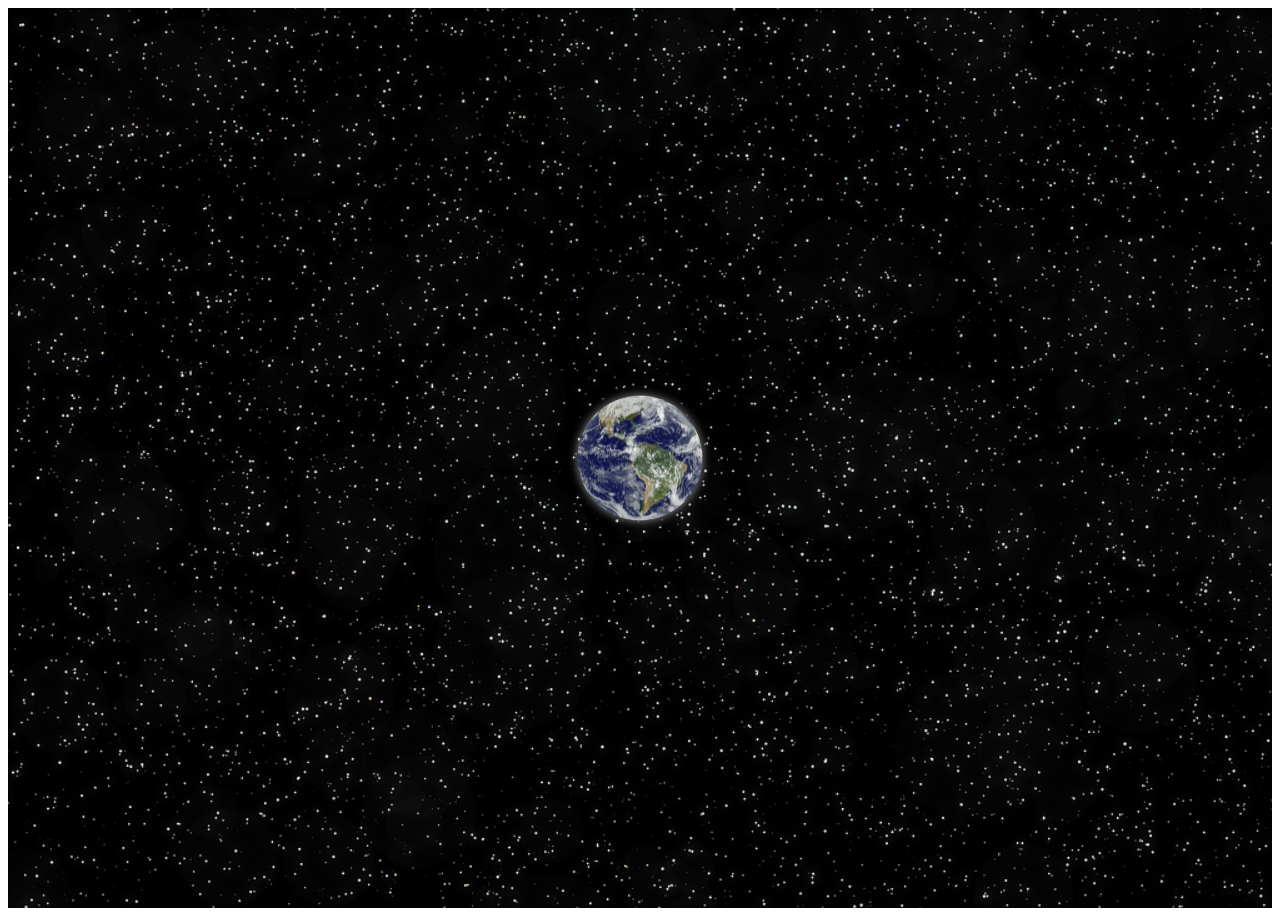
<file: index.html>
<!DOCTYPE html>
<html lang="pt-br">
<head>
    <meta charset="UTF-8">
    <meta http-equiv="X-UA-Compatible" content="IE=edge">
    <meta name="viewport" content="width=device-width, initial-scale=1.0">
    <title>Hello World!</title>
    <style>

        @import url('https://fonts.googleapis.com/css2?family=Press+Start+2P&display=swap');

        main {
            position: relative;
            height:100vh;
            background-image: url('bg-space.webp');
            background-size: cover;
        }
        section {
            position: absolute;
            top: 50%;
            left: 50%;
            height: 125px;  
            width: 125px;
            box-shadow: 0px 0px 10px rgba(245, 245, 245, 0.548);
            border-radius: 50%;
            background-image: url('terrapq.png');
            background-repeat: no-repeat;
            background-position: center center;
            transform: translate(-50%, -50%);
            transition-duration: 0.2s;

        }

     section:hover {
        height: 700px;
        width: 700px;
        background-image: url('terra.png');
        background-position: center center;
        border-radius: 50%;
        box-shadow: 0px 0px 30px whitesmoke;
        transition-duration: 0.5s;

     }
    
     section:hover > article > p {
         color: rgba(0, 0, 0, 0.63);
         text-align: center;
         text-shadow: 0px 0px 30px rgba(245, 245, 245, 0.767);
         font-size: 6em;
         font-family: 'Press Start 2P', cursive;
         transition-delay: 0.2s;
         cursor: pointer;
         
     }

     article {
         position:relative;
         color: transparent;
         margin:auto;
         text-align: center;
         font-weight: bolder;
         transition-duration: 0,6s;
        }

@media (max-width: 771px) {
    
    section:hover {
        height: 300px;
        width: 300px;
        background-image: url('terra.png');
        background-size: 114%;
        background-position: center center;
        border-radius: 50%;
        box-shadow: 0px 0px 10px whitesmoke;
        transition-duration: 0.5s;
}
section:hover > article > p {
         color: rgba(0, 0, 0, 0.63);
         text-align: center;
         text-shadow: 0px 0px 30px rgba(245, 245, 245, 0.767);
         font-size: 3em;
         padding-bottom: 40px;
         font-family: 'Press Start 2P', cursive;
         transition-delay: 0.2s;
         cursor: pointer;
}
}
    </style>
</head>
<body>
    <main>
        <section>
            <article>
                <p>Hello World</p>
            </article>
        </section>
    </main>
</body>
</html>
</file>
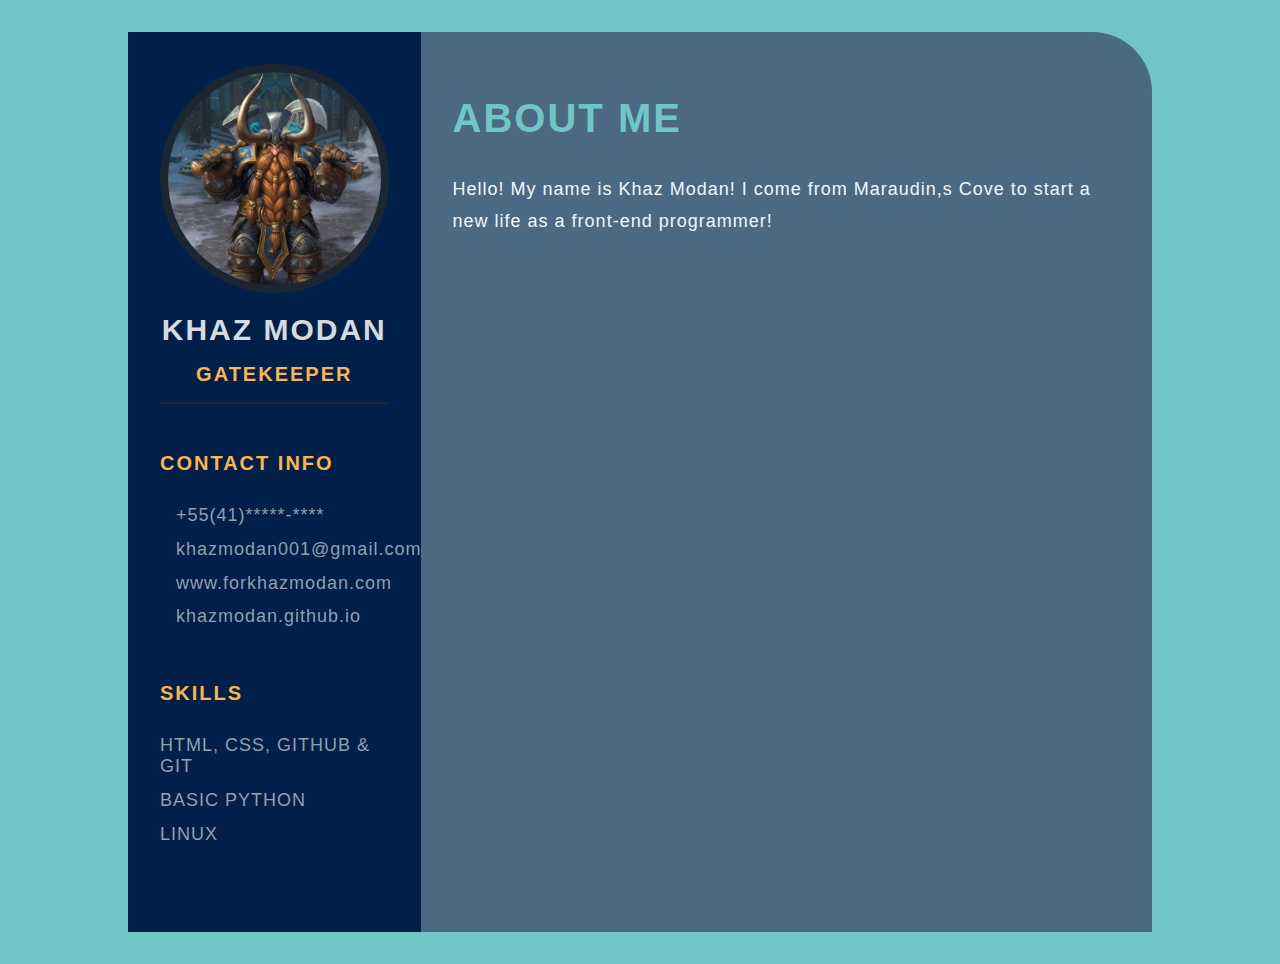
<file: Atividade 02/index.html>
<!DOCTYPE html>
<html lang="pt-br">
<head>
    <meta charset="UTF-8">
    <meta http-equiv="X-UA-Compatible" content="IE=edge">
    <meta name="viewport" content="width=device-width, initial-scale=1.0">
    <title>Khaz Modan CV</title>
    <link rel="stylesheet" href="style.css">
</head>
<body>
    <main class="resume-contents">
        <section class="left-section">
            <section class="left-section-contents">
                <div class="profile">
                    <img class="profile-image" src="img/khaz-modan.jpg" alt="profile-image">
                    <p class="name">Khaz Modan</p>
                    <p class="profession">GateKeeper</p>
                </div>
                <div class="contact-info">
                    <p class="left-title">Contact info</p>
                    <ul class="contact-list">
                        <li><i class="fa fa-phone"></i>+55(41)*****-****</li>
                        <li><i class="fa fa-envelope"></i>khazmodan001@gmail.com</li>
                        <li><i class="fa fa-globe"></i>www.forkhazmodan.com</li>
                        <li><i class="fa fa-github"></i>khazmodan.github.io</li>
                    </ul>
                </div>      
            <div class="skills">
                <p class="left-title">Skills</p>
                <ul>
                    <li><p>HTML, CSS, GitHub & Git</p></li>
                    <li><p>Basic Python</p></li>
                    <li><p>Linux</p></li>
                </ul>
            </div>
        </section>
        </section>
        <section class="right-section">
            <div class="right-section-contents">
                <section class="about-gap">
                    <div class="right-title">About me</div>
                        <p class="about-me-contents">Hello! My name is Khaz Modan! I come from Maraudin,s Cove to start a new life as a front-end programmer! <br>
                        </p>
                </section>
            </div>
        </section>
    </main>
</body>
</html>
</file>
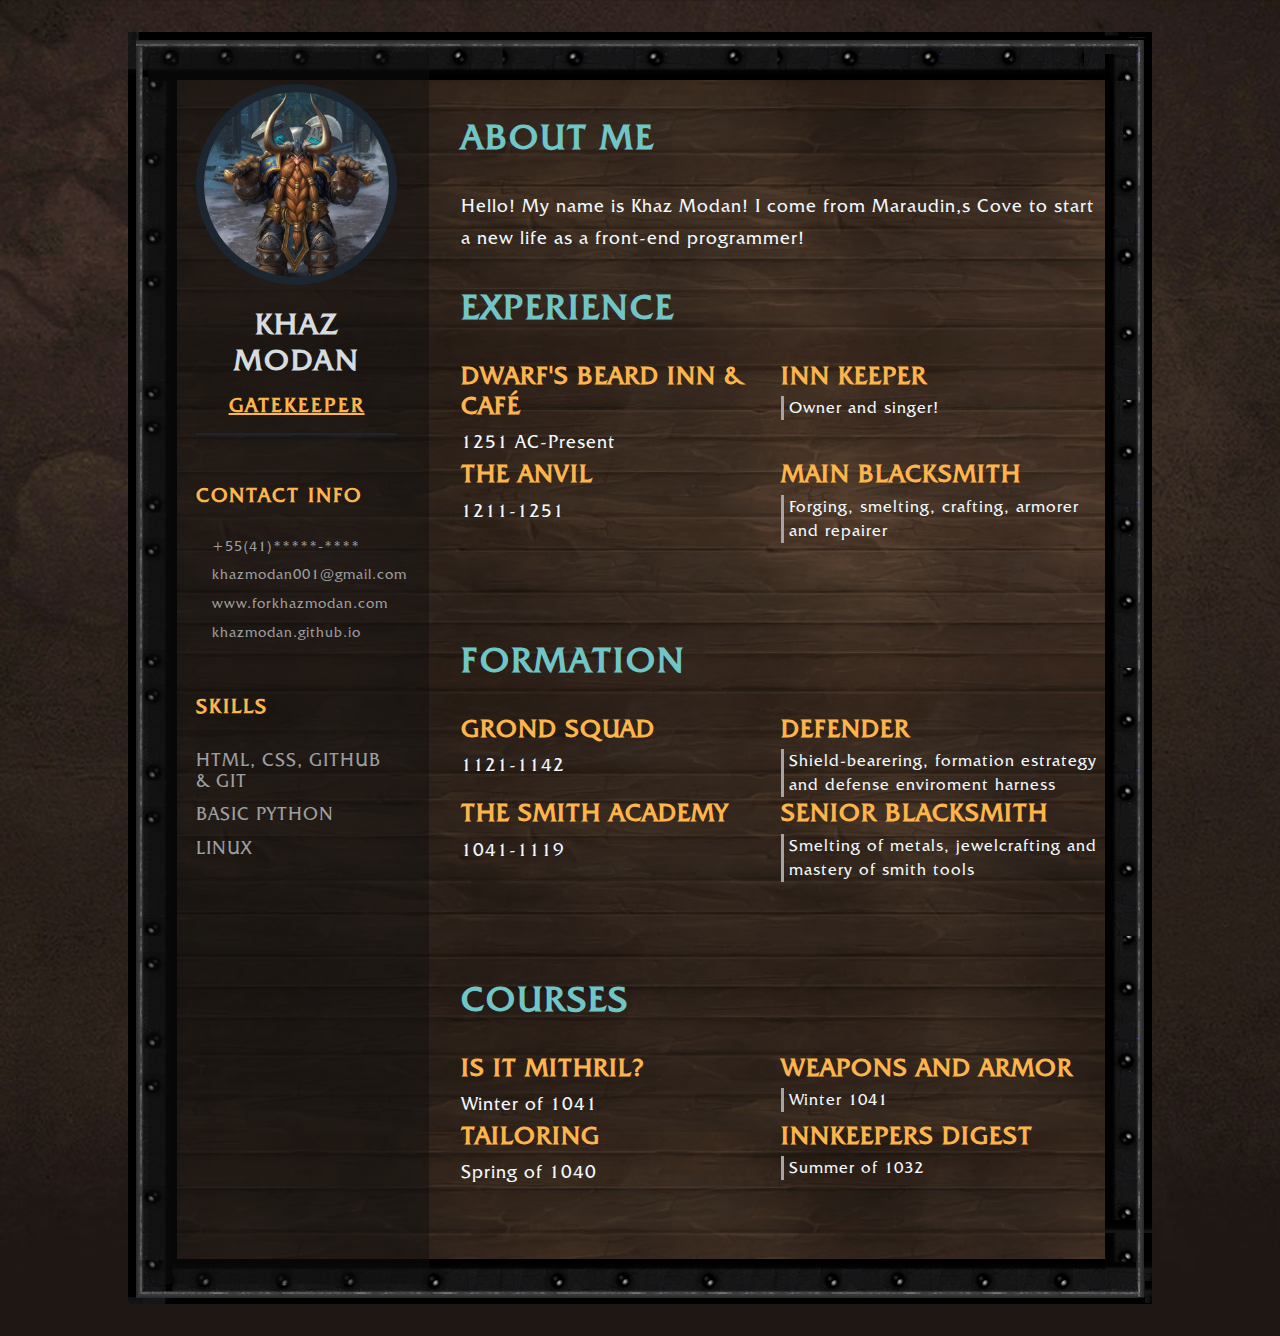
<file: Atividade-03/index.html>
<!DOCTYPE html>
<html lang="pt-br">
<head>
    <meta charset="UTF-8">
    <meta http-equiv="X-UA-Compatible" content="IE=edge">
    <meta name="viewport" content="width=device-width, initial-scale=1.0">

    <title>Khaz Modan CV</title>
    <link rel="stylesheet" href="style.css">
    <link rel="shortcut icon" href="favicon.ico" type="image/x-icon">
</head>
<body>
    <main class="resume-contents">
        <section class="left-section">
            <section class="left-section-contents">
                <div class="profile">
                    <img class="profile-image" src="img/khaz-modan.jpg" alt="profile-image">
                    <p class="name">Khaz Modan</p>
                    <p class="profession">GateKeeper</p>
                </div>
                <div class="contact-info">
                    <p class="left-title">Contact info</p>
                    <ul class="contact-list">
                        <li><i class="fa fa-phone"></i>+55(41)*****-****</li>
                        <li><i class="fa fa-envelope"></i>khazmodan001@gmail.com</li>
                        <li><i class="fa fa-globe"></i>www.forkhazmodan.com</li>
                        <li><i class="fa fa-github"></i>khazmodan.github.io</li>
                    </ul>
                </div>      
            <div class="skills">
                <p class="left-title">Skills</p>
                <ul>
                    <li><p>HTML, CSS, GitHub & Git</p></li>
                    <li><p>Basic Python</p></li>
                    <li><p>Linux</p></li>
                </ul>
            </div>
        </section>
        </section>
        <section class="right-section">
            <div class="right-section-contents">
                <section class="about-gap">
                    <div class="right-title">About me</div>
                        <p class="about-me-contents">Hello! My name is Khaz Modan! I come from Maraudin,s Cove to start a new life as a front-end programmer! <br>
                        </p>
                </section>
                <section class="experience gap">
                    <div class="right-title">Experience</div>
                    <div class="experience-contents">
                        <div class="exp-left">
                            <p class="exp-company-name">Dwarf's Beard Inn & Café</p>
                            <p class="exp-time-period">1251 AC-Present</p>
                        </div>
                        <div class="exp-right">
                            <p class="exp-position">Inn Keeper</p>
                            <p class="exp-desc">
                                Owner and singer!
                            </p>
                        </div>
                        <div class="exp-left">
                            <p class="exp-company-name">The Anvil</p>
                            <p class="exp-time-period">1211-1251</p>
                        </div>
                        <div class="exp-right">
                            <p class="exp-position">Main Blacksmith</p>
                            <p class="exp-desc">
                                Forging, smelting, crafting, armorer and repairer
                            </p>
                        </div>
                    </div>
                </section>
                <section class="education gap">
                    <div class="right-title">Formation</div>
                    <div class="education-contents">
                        <div class="education-left">
                            <p class="education-school-name">Grond Squad</p>
                            <p class="educationp-time-period">1121-1142</p>
                        </div>
                        <div class="education-right">
                            <p class="education-subject">Defender</p>
                            <p class="education-desc">
                                Shield-bearering, formation estrategy and defense enviroment harness
                            </p>
                        </div>
                        <div class="education-left">
                            <p class="education-school-name">The Smith Academy</p>
                            <p class="educationp-time-period">1041-1119</p>
                        </div>
                        <div class="education-right">
                            <p class="education-subject">Senior Blacksmith</p>
                            <p class="education-desc">Smelting of metals, jewelcrafting and mastery of smith tools
                            </p>
                        </div>
                    </div>
                </section>
                <section class="awards gap">
                    <div class="right-title">Courses</div>
                    <div class="awards-contents">
                        <div class="awards-left">
                            <p class="awards-company-name">Is it Mithril?</p>
                            <p class="awards-time-period">Winter of 1041</p>
                        </div>
                        <div class="awards-right">
                            <p class="awards-name">Weapons and armor</p>
                            <p class="awards-desc">
                                Winter 1041
                            </p>
                        </div>
                        <div class="awards-left">
                            <p class="awards-company-name">Tailoring</p>
                            <p class="awards-time-period">Spring of 1040</p>
                        </div>
                        <div class="awards-right">
                            <p class="awards-name">Innkeepers digest</p>
                            <p class="awards-desc">
                                Summer of 1032
                            </p>
                        </div>
                    </div>
                </section>
            </div>
            </section>
        </main>
    </body>
    </html>
</file>
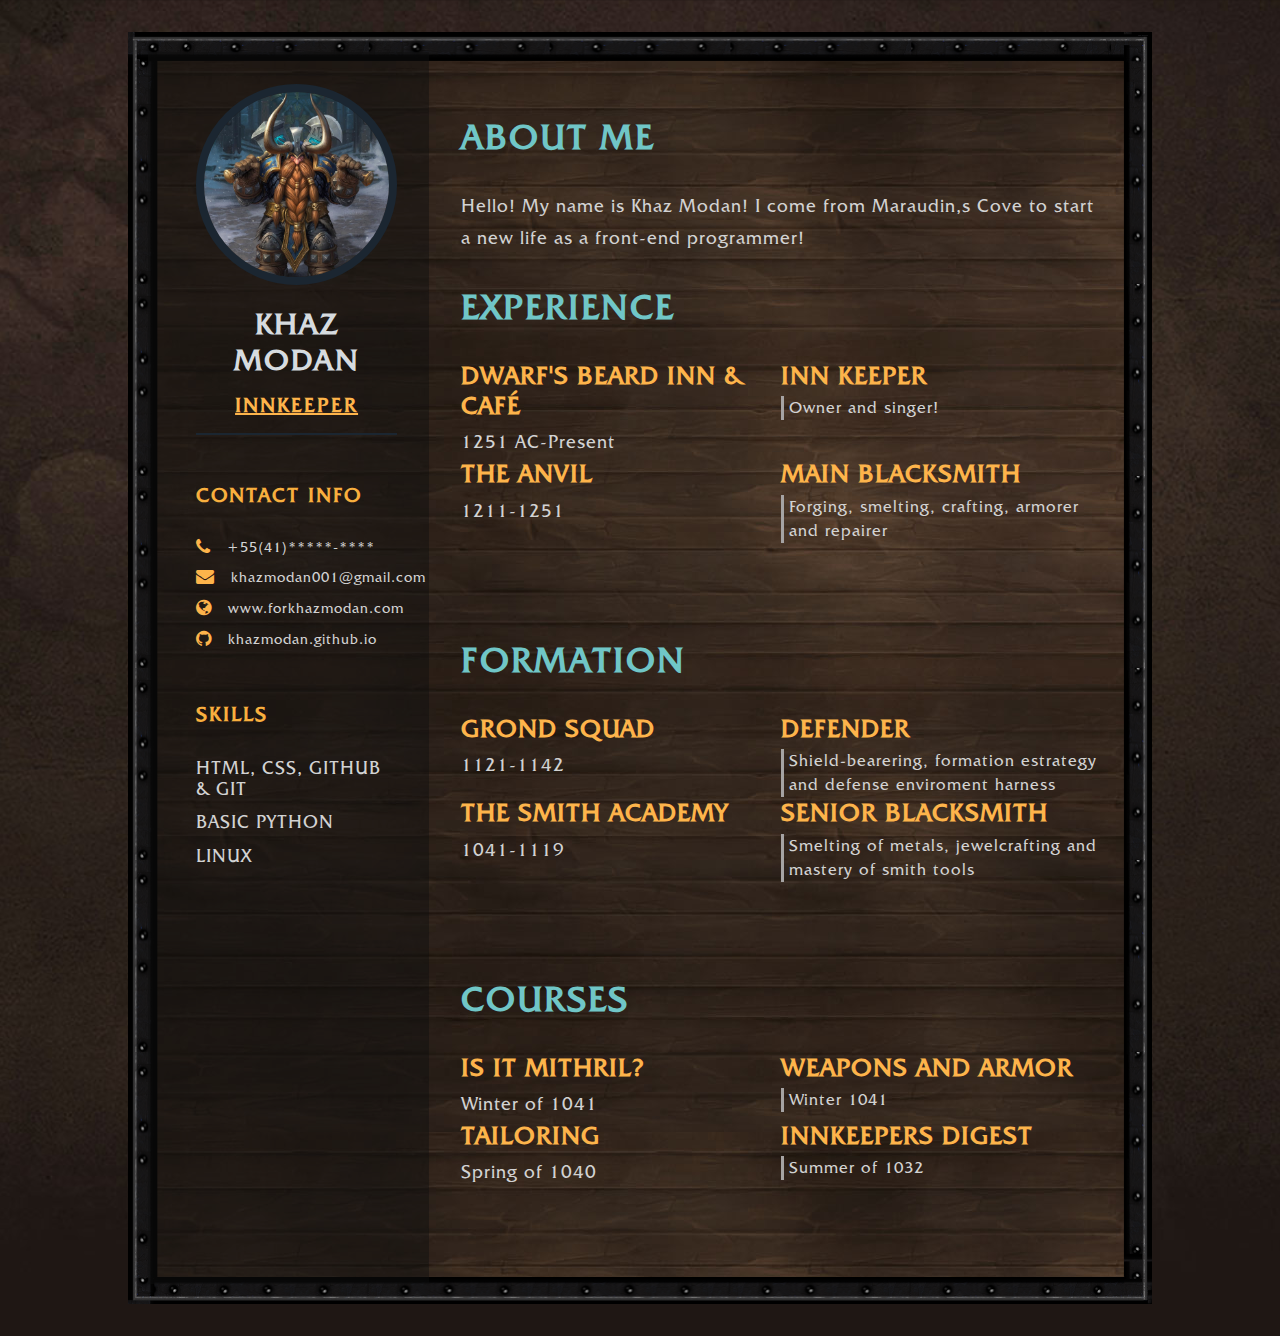
<file: Atividade-04/index.html>
<!DOCTYPE html>
<html lang="pt-br">
<head>
    <meta charset="UTF-8">
    <meta http-equiv="X-UA-Compatible" content="IE=edge">
    <meta name="viewport" content="width=device-width, initial-scale=1.0">

    <title>Khaz Modan CV</title>
    <link rel="stylesheet" href="style.css">
    <link rel="shortcut icon" href="img/favicon.ico" type="image/x-icon">
    <link rel="stylesheet" href="https://cdnjs.cloudflare.com/ajax/libs/font-awesome/4.7.0/css/font-awesome.min.css">
</head>
<body>
    <main class="resume-contents">
        <section class="left-section">
            <section class="left-section-contents">
                <div class="profile">
                    <img class="profile-image" src="img/khaz-modan.jpg" alt="profile-image">
                    <p class="name">Khaz Modan</p>
                    <p class="profession">InnKeeper</p>
                </div>
                <div class="contact-info">
                    <p class="left-title">Contact info</p>
                    <ul class="contact-list">
                        <li><i class="fa fa-phone"></i>+55(41)*****-****</li>
                        <li><i class="fa fa-envelope"></i>khazmodan001@gmail.com</li>
                        <li><i class="fa fa-globe"></i>www.forkhazmodan.com</li>
                        <li><i class="fa fa-github"></i>khazmodan.github.io</li>
                    </ul>
                </div>      
            <div class="skills">
                <p class="left-title">Skills</p>
                <ul>
                    <li><p>HTML, CSS, GitHub & Git</p></li>
                    <li><p>Basic Python</p></li>
                    <li><p>Linux</p></li>
                </ul>
            </div>
        </section>
        </section>
        <section class="right-section">
            <div class="right-section-contents">
                <section class="about-gap">
                    <div class="right-title">About me</div>
                        <p class="about-me-contents">Hello! My name is Khaz Modan! I come from Maraudin,s Cove to start a new life as a front-end programmer! <br>
                        </p>
                </section>
                <section class="experience gap">
                    <div class="right-title">Experience</div>
                    <div class="experience-contents">
                        <div class="exp-left">
                            <p class="exp-company-name">Dwarf's Beard Inn & Café</p>
                            <p class="exp-time-period">1251 AC-Present</p>
                        </div>
                        <div class="exp-right">
                            <p class="exp-position">Inn Keeper</p>
                            <p class="exp-desc">
                                Owner and singer!
                            </p>
                        </div>
                        <div class="exp-left">
                            <p class="exp-company-name">The Anvil</p>
                            <p class="exp-time-period">1211-1251</p>
                        </div>
                        <div class="exp-right">
                            <p class="exp-position">Main Blacksmith</p>
                            <p class="exp-desc">
                                Forging, smelting, crafting, armorer and repairer
                            </p>
                        </div>
                    </div>
                </section>
                <section class="education gap">
                    <div class="right-title">Formation</div>
                    <div class="education-contents">
                        <div class="education-left">
                            <p class="education-school-name">Grond Squad</p>
                            <p class="educationp-time-period">1121-1142</p>
                        </div>
                        <div class="education-right">
                            <p class="education-subject">Defender</p>
                            <p class="education-desc">
                                Shield-bearering, formation estrategy and defense enviroment harness
                            </p>
                        </div>
                        <div class="education-left">
                            <p class="education-school-name">The Smith Academy</p>
                            <p class="educationp-time-period">1041-1119</p>
                        </div>
                        <div class="education-right">
                            <p class="education-subject">Senior Blacksmith</p>
                            <p class="education-desc">Smelting of metals, jewelcrafting and mastery of smith tools
                            </p>
                        </div>
                    </div>
                </section>
                <section class="awards gap">
                    <div class="right-title">Courses</div>
                    <div class="awards-contents">
                        <div class="awards-left">
                            <p class="awards-company-name">Is it Mithril?</p>
                            <p class="awards-time-period">Winter of 1041</p>
                        </div>
                        <div class="awards-right">
                            <p class="awards-name">Weapons and armor</p>
                            <p class="awards-desc">
                                Winter 1041
                            </p>
                        </div>
                        <div class="awards-left">
                            <p class="awards-company-name">Tailoring</p>
                            <p class="awards-time-period">Spring of 1040</p>
                        </div>
                        <div class="awards-right">
                            <p class="awards-name">Innkeepers digest</p>
                            <p class="awards-desc">
                                Summer of 1032
                            </p>
                        </div>
                    </div>
                </section>
            </div>
            </section>
        </main>
    </body>
    </html>
</file>
<file: Atividade 02/style.css>
@charset "UTF-8";

* {
    margin: 0;
    padding: 0;
    box-sizing: border-box;
    list-style: none;
    font-family: 'Roboto', sans-serif;
}

body {
    background-color: #70c6c7;
}

.resume-contents {
    min-height: 100vh;
    width: 80%;
    margin: 2rem auto;
    display: grid;
    grid-template-columns: repeat(7, 1fr);
}

.left-section {
    grid-column: span 2;
    height: 100%;
    background-color: #00204A;
}

.right-section {
    grid-column: span 5;
    height: 100%;
    background-color: #4B6982;
    border-radius: 0px 60px 0px 0px;
}

.left-section-contents{
    padding: 2rem 2rem;
}

.profile {
    width: 100%;
    border-bottom: 2px solid #1B2631;
}

.profile .profile-image {
    width: 100%;
    border-radius: 50%;
    border: 8px solid #1B2631;
}

.name {
    color: #D6DBDF;
    font-size: 30px;
    letter-spacing: 2px;
    text-transform: uppercase;
    text-align: center;
    font-weight: bold;
    padding: 1rem 0;
}

.profession {
    color: #FDB44B;
    font-size: 20px;
    text-transform: uppercase;
    text-align: center;
    letter-spacing: 2px;
    font-weight: bold;
    padding-bottom: 1rem;
}

/* .contact-info { border-bottom: 2px solid #1B2631; } */
.left-title {
    color: #FDB44B;
    font-size: 20px;
    letter-spacing: 2px;
    text-transform: uppercase;
    font-weight: bold;
    display: flex;
    align-items: center;
    padding-top: 3rem;
}

.contact-info ul {
    padding-top: 1.5rem;
}

.contact-info ul li,
.references ul li {
    padding: .4rem 0;
    display: flex;
    align-items: center;
    color: #d6dbdfaf;
    letter-spacing: 1px;
    font-size: 18px;
}

.contact-info ul li i,
.references ul li i {
    padding-right: 1rem;
    font-size: 18px;
    color: #2E86C1;
}

.skills ul {
    padding-top: 1.5rem;
}
.skills ul li p {
    padding: .4rem 0;
    color: #d6dbdfaf;
    font-size: 18px;
    letter-spacing: 1px;
    display: flex;
    align-items: center;
    text-transform: uppercase;
}

.referance-name {
    padding-top: 1.5rem;
    padding-bottom: .4rem;
    font-size: 18px;
    color: #F9E79F;
    letter-spacing: 1px;
    text-transform: uppercase;
}

.referance-profession {
    font-size: 16px;
    color: #d6dbdfaf;
    letter-spacing: 1px;
    /* text-transform: uppercase; */
    padding-bottom: .4rem;
}


.right-section-contents {
    padding: 2rem 2rem;
}

.right-title {
    color: #70C6C7;
    font-size: 40px;
    letter-spacing: 2px;
    text-transform: uppercase;
    font-weight: bold;
    display: flex;
    align-items: center;
    padding: 2rem 0;
    position: relative;
}

.gap {
    padding-bottom: 2rem;
}
.about-me-contents {
    font-size: 18px;
    letter-spacing: 1px;
    line-height: 2rem;
    color: #F1F8FD;
}

.experience-contents,
.education-contents,
.awards-contents {
    display: grid;
    grid-template-columns: repeat(2, 1fr);
    padding-bottom: 2rem;
    color: #F1F8FD;
}

.exp-company-name,
.education-school-name,
.awards-company-name {
    font-size: 25px;
    font-weight: bold;
    text-transform: uppercase;
    letter-spacing: 1px;
    color: #FDB44B;
    padding-bottom: .4rem;
}

.exp-time-period,
.educationp-time-period,
.awards-time-period {
    font-size: 18px;
    letter-spacing: 1px;
    line-height: 2rem;
}

.exp-position,
.education-subject,
.awards-name {
    font-size: 25px;
    font-weight: bold;
    text-transform: uppercase;
    letter-spacing: 1px;
    color: #FDB44B;
    padding-bottom: .4rem;
}

.exp-desc,
.education-desc,
.awards-desc {
    font-size: 16px;
    letter-spacing: 1px;
    line-height: 1.5rem;
    border-left: 3px solid #a5a3a3;
    padding-left: 5px;
}

/* Media queries */
@media screen and (max-width:780px) {
    .experience-contents,
    .education-contents,
    .awards-contents {
        grid-template-columns: repeat(1, 1fr);
    }
}

@media screen and (max-width:780px) {
    .left-section {
        grid-column: span 3;
    }
    
    .right-section {
        grid-column: span 4;
    }
    
}

@media screen and (max-width:1200px) {
    .resume-contents {
        grid-template-columns: repeat(1, 1fr);
    }
}

@media screen and (max-width:390px) {
    .resume-contents {
        width: 100%;
        margin: 0 auto;
    }

    .name {
        font-size: 20px;
    }

    .profession {
        font-size: 18px;
    }

    .left-title {
        font-size: 18px;
    }

    .right-title {
        font-size: 18px;
    }

    .contact-info ul li,
    .references ul li {
        font-size: 12px;
    }

    .contact-info ul li i,
    .references ul li i {
        /* padding-right: 1rem; */
        font-size: 12px;
    }

    .skills ul li p {
        font-size: 12px;
    }

    .about-me-contents {
        font-size: 16px;
        line-height: 1.5rem;
    }

    .exp-company-name,
    .education-school-name,
    .awards-company-name {
        font-size: 18px;
    }

    .exp-time-period,
    .educationp-time-period,
    .awards-time-period {
        font-size: 16px;
    }

    .exp-position,
    .education-subject,
    .awards-name {
        font-size: 18px;
    }
}
</file>
<file: Atividade-03/style.css>
@charset "UTF-8";


@font-face {
    font-family: 'khaz';
    src: url('img/khazfont.ttf') format('truetype');
}
* {
    margin: 0;
    padding: 0;
    box-sizing: border-box;
    list-style: none;
    font-family: 'khaz', sans-serif;
}

body {
    background-image: url('img/resume-body.jpg');
    background-size: cover;
    background-position: center center;
}

.resume-contents {
    border: 20px solid black;
    border-image: url('img/main-border2.png') 20% round;
    border-image-width: auto;
    min-height: 100vh;
    width: 80%;
    margin: 2rem auto;
    display: grid;
    grid-template-columns: repeat(7, 1fr);
    background-image: url('img/resume-bg.jpg');
}

.left-section {
    background-color: rgba(15, 15, 15, 0.466);
    grid-column: span 2;
    height: 100%;
    padding-left: 1rem;
}

.right-section {
    grid-column: span 5;
    height: 100%;
}

.left-section-contents{
    padding: 2rem 2rem;
}

.profile {
    width: 100%;
    border-bottom: 2px solid #1B2631;
}

.profile .profile-image {
    width: 100%;
    border-radius: 50%;
    border: 8px solid #1B2631;
}

.name {
    color: #D6DBDF;
    font-size: 30px;
    letter-spacing: 2px;
    text-transform: uppercase;
    text-align: center;
    font-weight: bold;
    text-shadow: 0px 0px black;
    padding: 1rem 0;
}

.profession {
    color: #FDB44B;
    font-size: 20px;
    text-transform: uppercase;
    text-align: center;
    letter-spacing: 2px;
    font-weight: bold;
    padding-bottom: 1rem;
    text-decoration: underline;
}

/* .contact-info { border-bottom: 2px solid #1B2631; } */
.left-title {
    color: #FDB44B;
    font-size: 20px;
    letter-spacing: 2px;
    text-transform: uppercase;
    font-weight: bold;
    display: flex;
    align-items: center;
    padding-top: 3rem;
}

.contact-info ul {
    padding-top: 1.5rem;
}

.contact-info ul li,
.references ul li {
    padding: .4rem 0;
    display: flex;
    align-items: center;
    color: #d6dbdfaf;
    letter-spacing: 1px;
    font-size: 14px;
}

.contact-info ul li i,
.references ul li i {
    padding-right: 1rem;
    font-size: 18px;
    color: #2E86C1;
}

.skills ul {
    padding-top: 1.5rem;
}
.skills ul li p {
    padding: .4rem 0;
    color: #d6dbdfaf;
    font-size: 18px;
    letter-spacing: 1px;
    display: flex;
    align-items: center;
    text-transform: uppercase;
}

.referance-name {
    padding-top: 1.5rem;
    padding-bottom: .4rem;
    font-size: 18px;
    color: #F9E79F;
    letter-spacing: 1px;
    text-transform: uppercase;
}

.referance-profession {
    font-size: 16px;
    color: #d6dbdfaf;
    letter-spacing: 1px;
    /* text-transform: uppercase; */
    padding-bottom: .4rem;
}


.right-section-contents {
    padding: 2rem 2rem;
}

.right-title {
    color: #70C6C7;
    font-size: 35px;
    letter-spacing: 2px;
    text-transform: uppercase;
    font-weight: bold;
    display: flex;
    align-items: center;
    padding: 2rem 0;
    position: relative;
}

.gap {
    padding-bottom: 2rem;
}
.about-me-contents {
    font-size: 18px;
    letter-spacing: 1px;
    line-height: 2rem;
    color: #F1F8FD;
}

.experience-contents,
.education-contents,
.awards-contents {
    display: grid;
    grid-template-columns: repeat(2, 1fr);
    padding-bottom: 2rem;
    color: #F1F8FD;
}

.exp-company-name,
.education-school-name,
.awards-company-name {
    font-size: 25px;
    font-weight: bold;
    text-transform: uppercase;
    letter-spacing: 1px;
    color: #FDB44B;
    padding-bottom: .4rem;
}

.exp-time-period,
.educationp-time-period,
.awards-time-period {
    font-size: 18px;
    letter-spacing: 1px;
    line-height: 2rem;
}

.exp-position,
.education-subject,
.awards-name {
    font-size: 25px;
    font-weight: bold;
    text-transform: uppercase;
    letter-spacing: 1px;
    color: #FDB44B;
    padding-bottom: .4rem;
}

.exp-desc,
.education-desc,
.awards-desc {
    font-size: 16px;
    letter-spacing: 1px;
    line-height: 1.5rem;
    border-left: 3px solid #a5a3a3;
    padding-left: 5px;
}

/* Media queries */
@media screen and (max-width:780px) {
    .experience-contents,
    .education-contents,
    .awards-contents {
        grid-template-columns: repeat(1, 1fr);
    }
}

@media screen and (max-width:780px) {
    .left-section {
        grid-column: span 3;
    }
    
    .right-section {
        grid-column: span 4;
    }
    
}

@media screen and (max-width:1200px) {
    .resume-contents {
        grid-template-columns: repeat(1, 1fr);
    }
}

@media screen and (max-width:390px) {
    .resume-contents {
        width: 100%;
        margin: 0 auto;
        text-align: justify;
    }

    .name {
        font-size: 20px;
    }

    .profession {
        font-size: 18px;
    }

    .left-title {
        font-size: 14px;
    
    }

    .right-title {
        font-size: 18px;
    }

    .contact-info ul li,
    .references ul li {
        font-size: 12px;
    }

    .contact-info ul li i,
    .references ul li i {
        /* padding-right: 1rem; */
        font-size: 12px;
    }

    .skills ul li p {
        font-size: 12px;
    }

    .about-me-contents {
        font-size: 16px;
        line-height: 1.5rem;
    }

    .exp-company-name,
    .education-school-name,
    .awards-company-name {
        font-size: 18px;
    }

    .exp-time-period,
    .educationp-time-period,
    .awards-time-period {
        font-size: 16px;
    }

    .exp-position,
    .education-subject,
    .awards-name {
        font-size: 18px;
    }
}
</file>
<file: Atividade-04/style.css>
@charset "UTF-8";


@font-face {
    font-family: 'khaz';
    src: url('img/khazfont.ttf') format('truetype');
}
* {
    margin: 0;
    padding: 0;
    box-sizing: border-box;
    list-style: none;
    font-family: 'khaz', sans-serif;
}

body {
    background-image: url('img/resume-body.jpg');
    background-size: cover;
    background-position: center center;
}

.resume-contents {
    border: 20px solid black;
    border-image: url('img/main-border-sm.png') 20% round;
    border-image-width: auto;
    min-height: 100vh;
    width: 80%;
    margin: 2rem auto;
    display: grid;
    grid-template-columns: repeat(7, 1fr);
    background-image: url('img/resume-bg.jpg');
}

.left-section {
    background-color: rgba(15, 15, 15, 0.466);
    grid-column: span 2;
    height: 100%;
    padding-left: 1rem;
}

.right-section {
    grid-column: span 5;
    height: 100%;
}

.left-section-contents{
    padding: 2rem 2rem;
}

.profile {
    width: 100%;
    border-bottom: 2px solid #1B2631;
}

.profile .profile-image {
    width: 100%;
    border-radius: 50%;
    border: 8px solid #1B2631;
}

.name {
    color: #D6DBDF;
    font-size: 30px;
    letter-spacing: 2px;
    text-transform: uppercase;
    text-align: center;
    font-weight: bold;
    text-shadow: 0px 0px black;
    padding: 1rem 0;
}

.profession {
    color: #FDB44B;
    font-size: 20px;
    text-transform: uppercase;
    text-align: center;
    letter-spacing: 2px;
    font-weight: bold;
    padding-bottom: 1rem;
    text-decoration: underline;
}

/* .contact-info { border-bottom: 2px solid #1B2631; } */
.left-title {
    color: #F8AF3E;
    font-size: 20px;
    letter-spacing: 2px;
    text-transform: uppercase;
    font-weight: bold;
    display: flex;
    align-items: center;
    padding-top: 3rem;
}

.contact-info ul {
    padding-top: 1.5rem;
}


.contact-info ul li,
.references ul li {
    padding: .4rem 0;
    display: flex;
    align-items: center;
    color: #D2D2D2;
    letter-spacing: 1px;
    font-size: 14px;
}

.contact-info ul li i,
.references ul li i {
    padding-right: 1rem;
    font-size: 18px;
    color: #FDB44B;
}

.skills ul {
    padding-top: 1.5rem;
}
.skills ul li p {
    padding: .4rem 0;
    color: #D2D2D2;
    font-size: 18px;
    letter-spacing: 1px;
    display: flex;
    align-items: center;
    text-transform: uppercase;
}

.referance-name {
    padding-top: 1.5rem;
    padding-bottom: .4rem;
    font-size: 18px;
    color: #F9E79F;
    letter-spacing: 1px;
    text-transform: uppercase;
}

.referance-profession {
    font-size: 16px;
    color: #d6dbdfaf;
    letter-spacing: 1px;
    /* text-transform: uppercase; */
    padding-bottom: .4rem;
}


.right-section-contents {
    padding: 2rem 2rem;
}

.right-title {
    color: #70C6C7;
    font-size: 35px;
    letter-spacing: 2px;
    text-transform: uppercase;
    font-weight: bold;
    display: flex;
    align-items: center;
    padding: 2rem 0;
    position: relative;
}

.gap {
    padding-bottom: 2rem;
}
.about-me-contents {
    font-size: 18px;
    letter-spacing: 1px;
    line-height: 2rem;
    color: #D2D2D2;
}

.experience-contents,
.education-contents,
.awards-contents {
    display: grid;
    grid-template-columns: repeat(2, 1fr);
    padding-bottom: 2rem;
    color: #D2D2D2;
}

.exp-company-name,
.education-school-name,
.awards-company-name {
    font-size: 25px;
    font-weight: bold;
    text-transform: uppercase;
    letter-spacing: 1px;
    color: #FDB44B;
    padding-bottom: .4rem;
}

.exp-time-period,
.educationp-time-period,
.awards-time-period {
    font-size: 18px;
    letter-spacing: 1px;
    line-height: 2rem;
}

.exp-position,
.education-subject,
.awards-name {
    font-size: 25px;
    font-weight: bold;
    text-transform: uppercase;
    letter-spacing: 1px;
    color: #FDB44B;
    padding-bottom: .4rem;
}

.exp-desc,
.education-desc,
.awards-desc {
    font-size: 16px;
    letter-spacing: 1px;
    line-height: 1.5rem;
    border-left: 3px solid #a5a3a3;
    padding-left: 5px;
}

/* Media queries */
@media screen and (max-width:780px) {
    .experience-contents,
    .education-contents,
    .awards-contents {
        grid-template-columns: repeat(1, 1fr);
    }
}

@media screen and (max-width:780px) {
    .left-section {
        grid-column: span 3;
    }
    
    .right-section {
        grid-column: span 4;
    }
    
}

@media screen and (max-width:1200px) {
    .resume-contents {
        grid-template-columns: repeat(1, 1fr);
    }
}

@media screen and (max-width:390px) {
    .resume-contents {
        width: 100%;
        margin: 0 auto;
        text-align: justify;
    }

    .name {
        font-size: 20px;
    }

    .profession {
        font-size: 18px;
    }

    .left-title {
        font-size: 14px;
    
    }

    .right-title {
        font-size: 18px;
    }

    .contact-info ul li,
    .references ul li {
        font-size: 12px;
    }

    .contact-info ul li i,
    .references ul li i {
        /* padding-right: 1rem; */
        font-size: 12px;
    }

    .skills ul li p {
        font-size: 12px;
    }

    .about-me-contents {
        font-size: 16px;
        line-height: 1.5rem;
    }

    .exp-company-name,
    .education-school-name,
    .awards-company-name {
        font-size: 18px;
    }

    .exp-time-period,
    .educationp-time-period,
    .awards-time-period {
        font-size: 16px;
    }

    .exp-position,
    .education-subject,
    .awards-name {
        font-size: 18px;
    }
}
</file>
